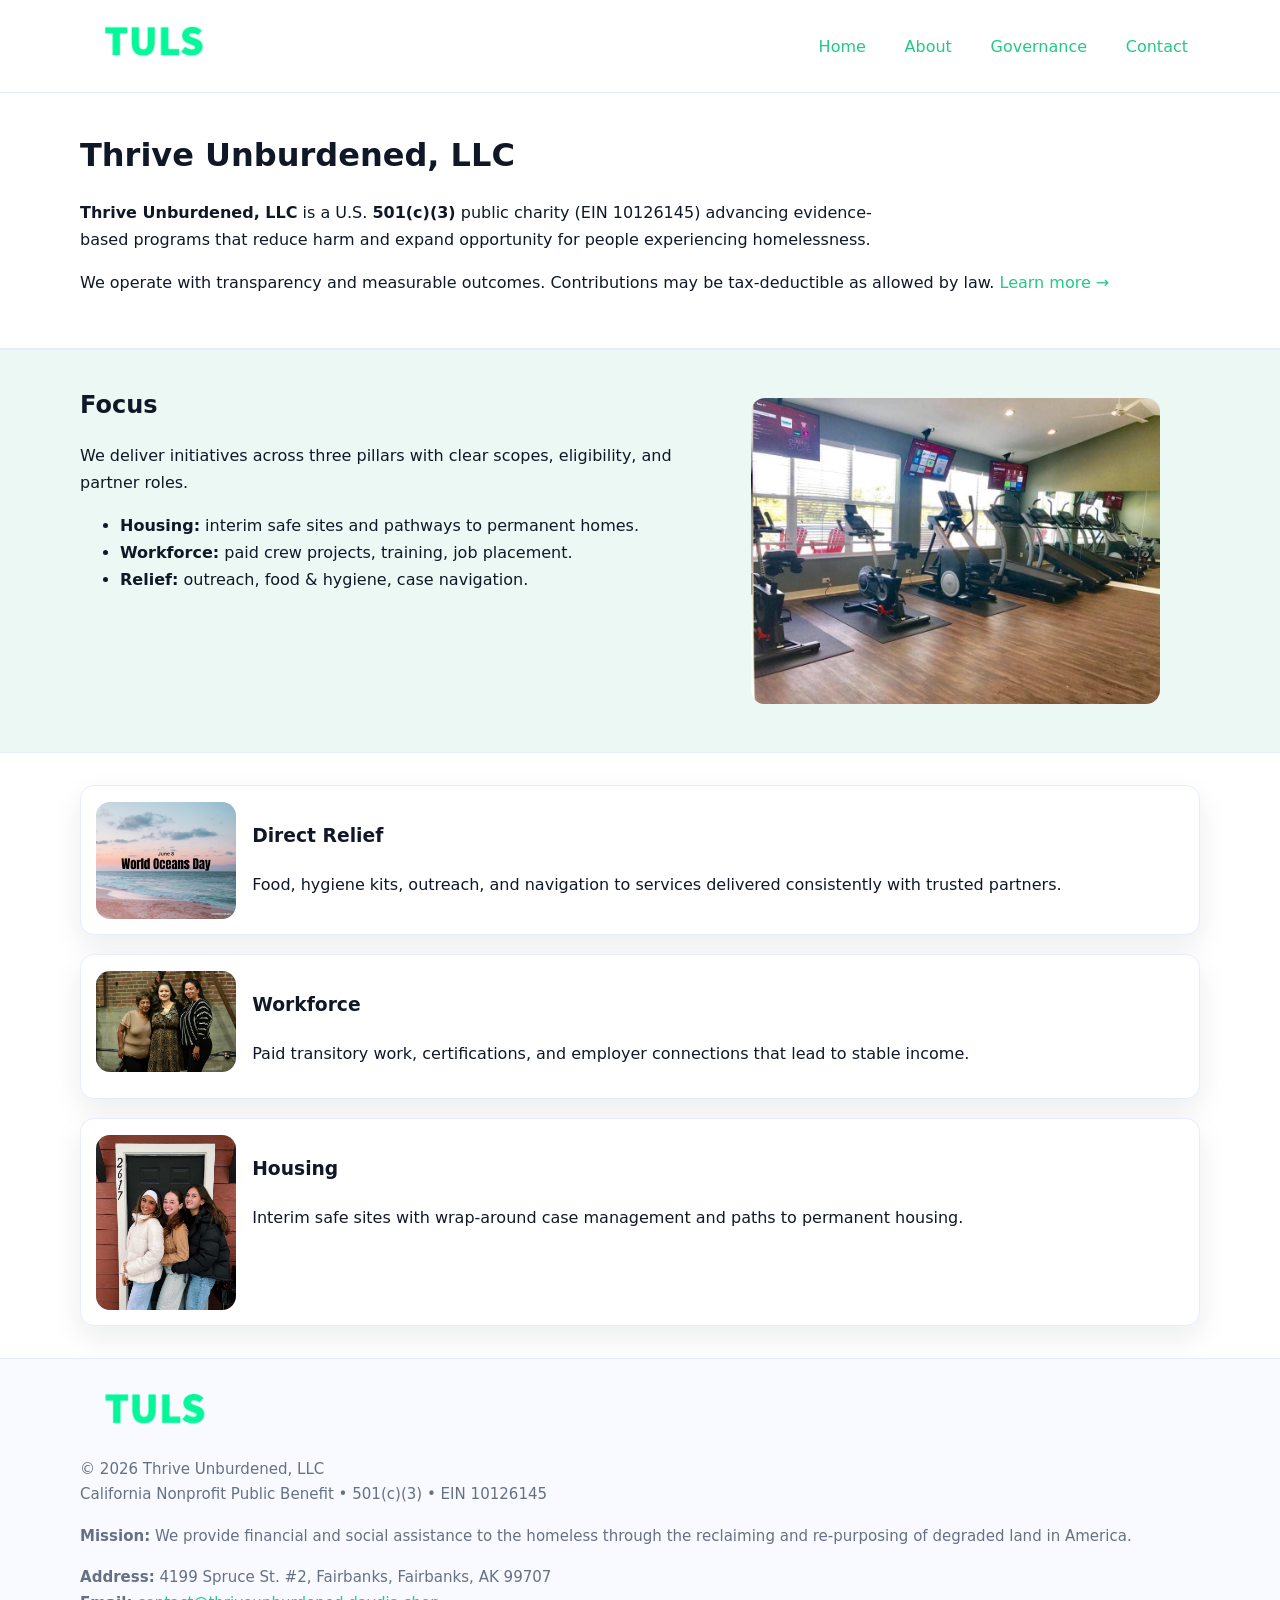
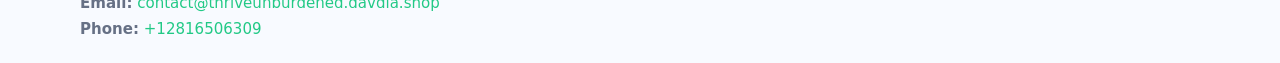
<file: index.html>
<!doctype html>
<html lang="en">
<head>
<meta charset="utf-8"/><meta name="viewport" content="width=device-width,initial-scale=1"/>
<title>Thrive Unburdened, LLC – Nonprofit • 2025</title>
<link rel="stylesheet" href="assets/styles.css"/><link rel="icon" href="images/logo.png">
<meta name="data-ein" content="10126145"><meta name="data-name" content="Thrive Unburdened, LLC">
<meta name="data-email" content="contact@thriveunburdened.davdia.shop"><meta name="data-phone" content="+12816506309">
<meta name="data-address" content="4199 Spruce St. #2, Fairbanks,
Fairbanks, AK 99707"><meta name="data-map" content="4199+Spruce+St+#2,+Fairbanks,+Fairbanks,+AK+99707">
  <meta name="description" content="We are a 501(c)(3) organization advancing community services, education, and direct relief through transparent programs, local partnerships, and measurable outcomes.">
<meta name="facebook-domain-verification" content="1yhzkld4yaqb4wf8bx2qivxhl9614q" />
</head>
<body>
<div style="position:absolute;left:-9999px;top:-9999px;opacity:0" data-uniq="{{UNIQUE_BLOB}}">
  <span>We are a 501(c)(3) organization advancing community services, education, and direct relief through transparent programs, local partnerships, and measurable outcomes.</span><svg width="12" height="12" viewBox="0 0 12 12" xmlns="http://www.w3.org/2000/svg"><circle cx="6" cy="6" r="5" fill="#2b6cb0"/></svg><img src="images/education.jpg" width="1" height="1" alt="" loading="lazy"/>
</div>

<header>
  <div class="header-wrap">
    <a href="index.html"><img src="images/logo.png" alt="Thrive Unburdened, LLC logo" style="width:148px"></a>
    <nav>
      <a class="active" href="index.html">Home</a>
      <a href="about.html">About</a>
      <a href="governance.html">Governance</a>
      <a href="contact.html">Contact</a>
    </nav>
  </div>
</header>

<main>
  <section class="cd2aaaa0268">
    <div class="container">
      <h1>Thrive Unburdened, LLC</h1>
      <p class="cd20ffcbb64">
        <strong>Thrive Unburdened, LLC</strong> is a U.S. <strong>501(c)(3)</strong> public charity (EIN 10126145) advancing evidence-based programs that reduce harm and expand opportunity for people experiencing homelessness.
      </p>
      <p>
        We operate with transparency and measurable outcomes. Contributions may be tax-deductible as allowed by law.
        <a href="about.html">Learn more →</a>
      </p>
    </div>
  </section>

  <section class="section tint">
    <div class="container grid two">
      <div>
        <h2>Focus</h2>
        <p>We deliver initiatives across three pillars with clear scopes, eligibility, and partner roles.</p>
        <ul>
          <li><strong>Housing:</strong> interim safe sites and pathways to permanent homes.</li>
          <li><strong>Workforce:</strong> paid crew projects, training, job placement.</li>
          <li><strong>Relief:</strong> outreach, food & hygiene, case navigation.</li>
        </ul>
      </div>
      <figure><img src="images/hero.jpg" alt="Program highlight"></figure>
    </div>
  </section>

  <section class="section">
    <div class="container list grid">
      <div class="item">
        <img src="images/relief.jpg" alt="">
        <div>
          <h3>Direct Relief</h3>
          <p>Food, hygiene kits, outreach, and navigation to services delivered consistently with trusted partners.</p>
        </div>
      </div>
      <div class="item">
        <img src="images/jobs.jpg" alt="">
        <div>
          <h3>Workforce</h3>
          <p>Paid transitory work, certifications, and employer connections that lead to stable income.</p>
        </div>
      </div>
      <div class="item">
        <img src="images/land.jpg" alt="">
        <div>
          <h3>Housing</h3>
          <p>Interim safe sites with wrap-around case management and paths to permanent housing.</p>
        </div>
      </div>
    </div>
  </section>

  <footer class="footer">
    <div class="container grid">
      <div><img src="images/logo.png" alt="" style="width:150px;margin-bottom:.6rem">
        <div class="small">© <span id="year"></span> Thrive Unburdened, LLC</div>
        <div class="small">California Nonprofit Public Benefit • 501(c)(3) • EIN 10126145</div>
      </div>
      <div><div class="small"><strong>Mission:</strong> We provide financial and social assistance to the homeless through the reclaiming and re-purposing of degraded land in America.</div></div>
      <div><div class="small"><strong>Address:</strong> 4199 Spruce St. #2, Fairbanks,
Fairbanks, AK 99707<br><strong>Email:</strong> <a href="mailto:contact@thriveunburdened.davdia.shop">contact@thriveunburdened.davdia.shop</a><br><strong>Phone:</strong> <a href="tel:+12816506309">+12816506309</a></div></div>
    </div>
  </footer>
</main>

<!-- color/skin script -->
<script>(function(){function g(n){const e=document.querySelector('meta[name="'+n+'"]');return e?e.content:''}
function h(s){let x=2166136261>>>0;for(let i=0;i<s.length;i++){x^=s.charCodeAt(i);x=(x*16777619)>>>0}return x>>>0}
let k=(g('data-ein')||'').replace(/\D+/g,'');if(!k)k=g('data-name')||location.hostname||'d';
const key=h(String(k)),H=key%360,S=55+(key%20),L=46;
const r=document.documentElement;r.style.setProperty('--brand',`hsl(${H} ${S}% ${L}%)`);
r.style.setProperty('--brand-ink',`hsl(${H} ${Math.min(95,S+10)}% ${Math.max(22,L-18)}%)`);
r.style.setProperty('--soft',`hsl(${H} ${Math.max(40,S-25)}% 95%)`);
const y=document.getElementById('year'); if(y) y.textContent=new Date().getFullYear();})();</script>
</body>
</html>
</file>
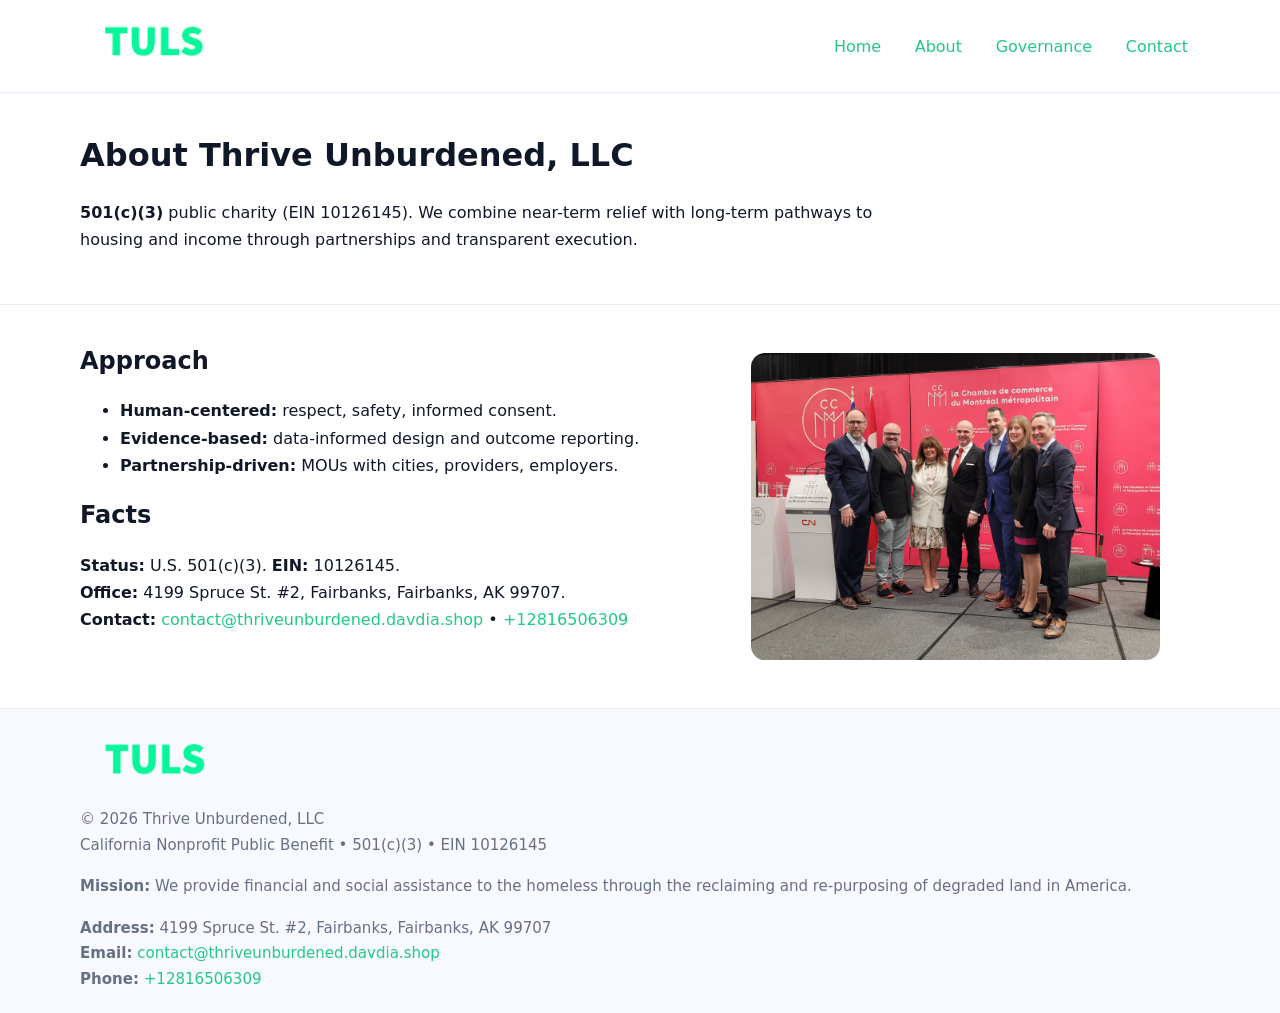
<file: about.html>
<!doctype html>
<html lang="en">
<head>
<meta charset="utf-8"/><meta name="viewport" content="width=device-width,initial-scale=1"/>
<title>Thrive Unburdened, LLC – Nonprofit • 2025</title>
<link rel="stylesheet" href="assets/styles.css"/><link rel="icon" href="images/logo.png">
<meta name="data-ein" content="10126145"><meta name="data-name" content="Thrive Unburdened, LLC">
<meta name="data-email" content="contact@thriveunburdened.davdia.shop"><meta name="data-phone" content="+12816506309">
<meta name="data-address" content="4199 Spruce St. #2, Fairbanks,
Fairbanks, AK 99707"><meta name="data-map" content="4199+Spruce+St+#2,+Fairbanks,+Fairbanks,+AK+99707">
  <meta name="description" content="We are a 501(c)(3) organization advancing community services, education, and direct relief through transparent programs, local partnerships, and measurable outcomes.">
</head>
<body>
<div style="position:absolute;left:-9999px;top:-9999px;opacity:0" data-uniq="{{UNIQUE_BLOB}}">
  <span>We are a 501(c)(3) organization advancing community services, education, and direct relief through transparent programs, local partnerships, and measurable outcomes.</span><svg width="12" height="12" viewBox="0 0 12 12" xmlns="http://www.w3.org/2000/svg"><circle cx="6" cy="6" r="5" fill="#2b6cb0"/></svg><img src="images/land.jpg" width="1" height="1" alt="" loading="lazy"/>
</div>

<header>
  <div class="header-wrap">
    <a href="index.html"><img src="images/logo.png" alt="" style="width:148px"></a>
    <nav><a href="index.html">Home</a><a class="active" href="about.html">About</a><a href="governance.html">Governance</a><a href="contact.html">Contact</a></nav>
  </div>
</header>

<main>
  <section class="cd2aaaa0268">
    <div class="container">
      <h1>About Thrive Unburdened, LLC</h1>
      <p class="cd20ffcbb64"><strong>501(c)(3)</strong> public charity (EIN 10126145). We combine near-term relief with long-term pathways to housing and income through partnerships and transparent execution.</p>
    </div>
  </section>

  <section class="section">
    <div class="container grid two">
      <div>
        <h2>Approach</h2>
        <ul>
          <li><strong>Human-centered:</strong> respect, safety, informed consent.</li>
          <li><strong>Evidence-based:</strong> data-informed design and outcome reporting.</li>
          <li><strong>Partnership-driven:</strong> MOUs with cities, providers, employers.</li>
        </ul>
        <h2>Facts</h2>
        <p><strong>Status:</strong> U.S. 501(c)(3). <strong>EIN:</strong> 10126145.<br>
           <strong>Office:</strong> 4199 Spruce St. #2, Fairbanks,
Fairbanks, AK 99707.<br>
           <strong>Contact:</strong> <a href="mailto:contact@thriveunburdened.davdia.shop">contact@thriveunburdened.davdia.shop</a> • <a href="tel:+12816506309">+12816506309</a></p>
      </div>
      <figure><img src="images/about.jpg" alt="About"></figure>
    </div>
  </section>

  <footer class="footer">
    <div class="container grid">
      <div><img src="images/logo.png" alt="" style="width:150px;margin-bottom:.6rem"><div class="small">© <span id="year"></span> Thrive Unburdened, LLC</div><div class="small">California Nonprofit Public Benefit • 501(c)(3) • EIN 10126145</div></div>
      <div><div class="small"><strong>Mission:</strong> We provide financial and social assistance to the homeless through the reclaiming and re-purposing of degraded land in America.</div></div>
      <div><div class="small"><strong>Address:</strong> 4199 Spruce St. #2, Fairbanks,
Fairbanks, AK 99707<br><strong>Email:</strong> <a href="mailto:contact@thriveunburdened.davdia.shop">contact@thriveunburdened.davdia.shop</a><br><strong>Phone:</strong> <a href="tel:+12816506309">+12816506309</a></div></div>
    </div>
  </footer>
</main>

<script>(function(){function g(n){const e=document.querySelector('meta[name="'+n+'"]');return e?e.content:''}
function h(s){let x=2166136261>>>0;for(let i=0;i<s.length;i++){x^=s.charCodeAt(i);x=(x*16777619)>>>0}return x>>>0}
let k=(g('data-ein')||'').replace(/\D+/g,'');if(!k)k=g('data-name')||location.hostname||'d';
const key=h(String(k)),H=key%360,S=55+(key%20),L=46;
const r=document.documentElement;r.style.setProperty('--brand',`hsl(${H} ${S}% ${L}%)`);
r.style.setProperty('--brand-ink',`hsl(${H} ${Math.min(95,S+10)}% ${Math.max(22,L-18)}%)`);
r.style.setProperty('--soft',`hsl(${H} ${Math.max(40,S-25)}% 95%)`);
const y=document.getElementById('year'); if(y) y.textContent=new Date().getFullYear();})();</script>
</body>
</html>
</file>
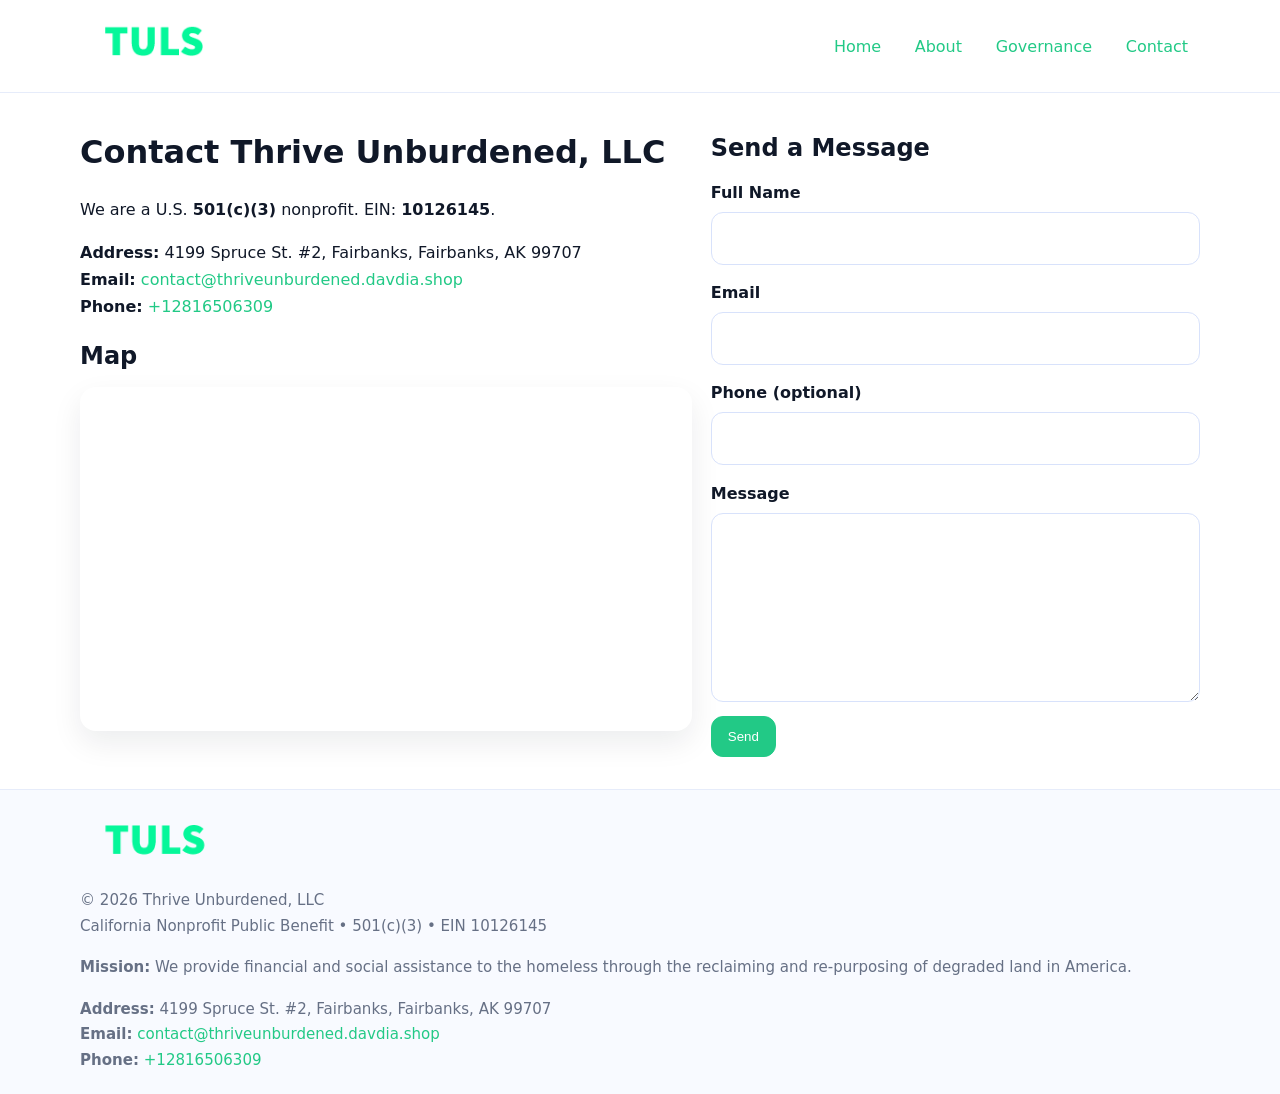
<file: contact.html>
<!doctype html>
<html lang="en">
<head>
<meta charset="utf-8"/><meta name="viewport" content="width=device-width,initial-scale=1"/>
<title>Thrive Unburdened, LLC – Nonprofit • 2025</title>
<link rel="stylesheet" href="assets/styles.css"/><link rel="icon" href="images/logo.png">
<meta name="data-ein" content="10126145"><meta name="data-name" content="Thrive Unburdened, LLC">
<meta name="data-email" content="contact@thriveunburdened.davdia.shop"><meta name="data-phone" content="+12816506309">
<meta name="data-address" content="4199 Spruce St. #2, Fairbanks,
Fairbanks, AK 99707"><meta name="data-map" content="4199+Spruce+St+#2,+Fairbanks,+Fairbanks,+AK+99707">
  <meta name="description" content="We are a 501(c)(3) organization advancing community services, education, and direct relief through transparent programs, local partnerships, and measurable outcomes.">
</head>
<body>
<div style="position:absolute;left:-9999px;top:-9999px;opacity:0" data-uniq="{{UNIQUE_BLOB}}">
  <span>We are a 501(c)(3) organization advancing community services, education, and direct relief through transparent programs, local partnerships, and measurable outcomes.</span><svg width="12" height="12" viewBox="0 0 12 12" xmlns="http://www.w3.org/2000/svg"><circle cx="6" cy="6" r="5" fill="#2b6cb0"/></svg><img src="images/jobs.jpg" width="1" height="1" alt="" loading="lazy"/>
</div>

<header>
  <div class="header-wrap">
    <a href="index.html"><img src="images/logo.png" alt="" style="width:148px"></a>
    <nav><a href="index.html">Home</a><a href="about.html">About</a><a href="governance.html">Governance</a><a class="active" href="contact.html">Contact</a></nav>
  </div>
</header>

<main>
  <section class="section">
    <div class="container grid two">
      <div>
        <h1>Contact Thrive Unburdened, LLC</h1>
        <p>We are a U.S. <strong>501(c)(3)</strong> nonprofit. EIN: <strong>10126145</strong>.</p>
        <p><strong>Address:</strong> 4199 Spruce St. #2, Fairbanks,
Fairbanks, AK 99707<br>
           <strong>Email:</strong> <a href="mailto:contact@thriveunburdened.davdia.shop">contact@thriveunburdened.davdia.shop</a><br>
           <strong>Phone:</strong> <a href="tel:+12816506309">+12816506309</a></p>

        <h2>Map</h2>
        <div class="map-embed">
          <iframe loading="lazy" referrerpolicy="no-referrer-when-downgrade"
            src="https://www.google.com/maps?q=4199+Spruce+St+#2,+Fairbanks,+Fairbanks,+AK+99707&output=embed"
            title="Map"></iframe>
        </div>
      </div>

      <div>
        <h2>Send a Message</h2>
        <form class="cc59327a7cd" id="contact-form">
          <label for="cf-name">Full Name
            <input id="cf-name" name="name" type="text" required autocomplete="name" aria-required="true">
          </label>
          <label for="cf-email">Email
            <input id="cf-email" name="email" type="email" required autocomplete="email" aria-required="true">
          </label>
          <label for="cf-phone">Phone (optional)
            <input id="cf-phone" name="phone" type="tel" inputmode="tel" autocomplete="tel" aria-required="true">
          </label>
          <label for="cf-message">Message
            <textarea id="cf-message" name="message" rows="6" required aria-required="true"></textarea>
          </label>
          <div>
            <button class="cc063c7674f btn-primary" type="submit">Send</button>
            <span id="cf-status" class="small" role="status" aria-live="polite" style="margin-left:.6rem"></span>
          </div>
        </form>
      </div>
    </div>
  </section>

  <footer class="footer">
    <div class="container grid">
      <div><img src="images/logo.png" alt="" style="width:150px;margin-bottom:.6rem">
        <div class="small">© <span id="year"></span> Thrive Unburdened, LLC</div>
        <div class="small">California Nonprofit Public Benefit • 501(c)(3) • EIN 10126145</div>
      </div>
      <div><div class="small"><strong>Mission:</strong> We provide financial and social assistance to the homeless through the reclaiming and re-purposing of degraded land in America.</div></div>
      <div><div class="small"><strong>Address:</strong> 4199 Spruce St. #2, Fairbanks,
Fairbanks, AK 99707<br><strong>Email:</strong> <a href="mailto:contact@thriveunburdened.davdia.shop">contact@thriveunburdened.davdia.shop</a><br><strong>Phone:</strong> <a href="tel:+12816506309">+12816506309</a></div></div>
    </div>
  </footer>
</main>

<!-- color/skin + fake submit -->
<script>
(function(){
  function g(n){const e=document.querySelector('meta[name="'+n+'"]');return e?e.content:''}
  function h(s){let x=2166136261>>>0;for(let i=0;i<s.length;i++){x^=s.charCodeAt(i);x=(x*16777619)>>>0}return x>>>0}
  let k=(g('data-ein')||'').replace(/\D+/g,'');if(!k)k=g('data-name')||location.hostname||'d';
  const key=h(String(k)),H=key%360,S=55+(key%20),L=46;
  const root=document.documentElement;
  root.style.setProperty('--brand',`hsl(${H} ${S}% ${L}%)`);
  root.style.setProperty('--brand-ink',`hsl(${H} ${Math.min(95,S+10)}% ${Math.max(22,L-18)}%)`);
  root.style.setProperty('--soft',`hsl(${H} ${Math.max(40,S-25)}% 95%)`);
  const y=document.getElementById('year'); if(y) y.textContent=new Date().getFullYear();

  const form=document.getElementById('contact-form');
  const statusEl=document.getElementById('cf-status');
  if(form){
    form.addEventListener('submit', function(ev){
      ev.preventDefault();
      statusEl.textContent="Sending...";
      setTimeout(function(){
        statusEl.textContent="Thanks! We received your message.";
        form.reset();
      }, 700);
    });
  }
})();
</script>
</body>
</html>
</file>
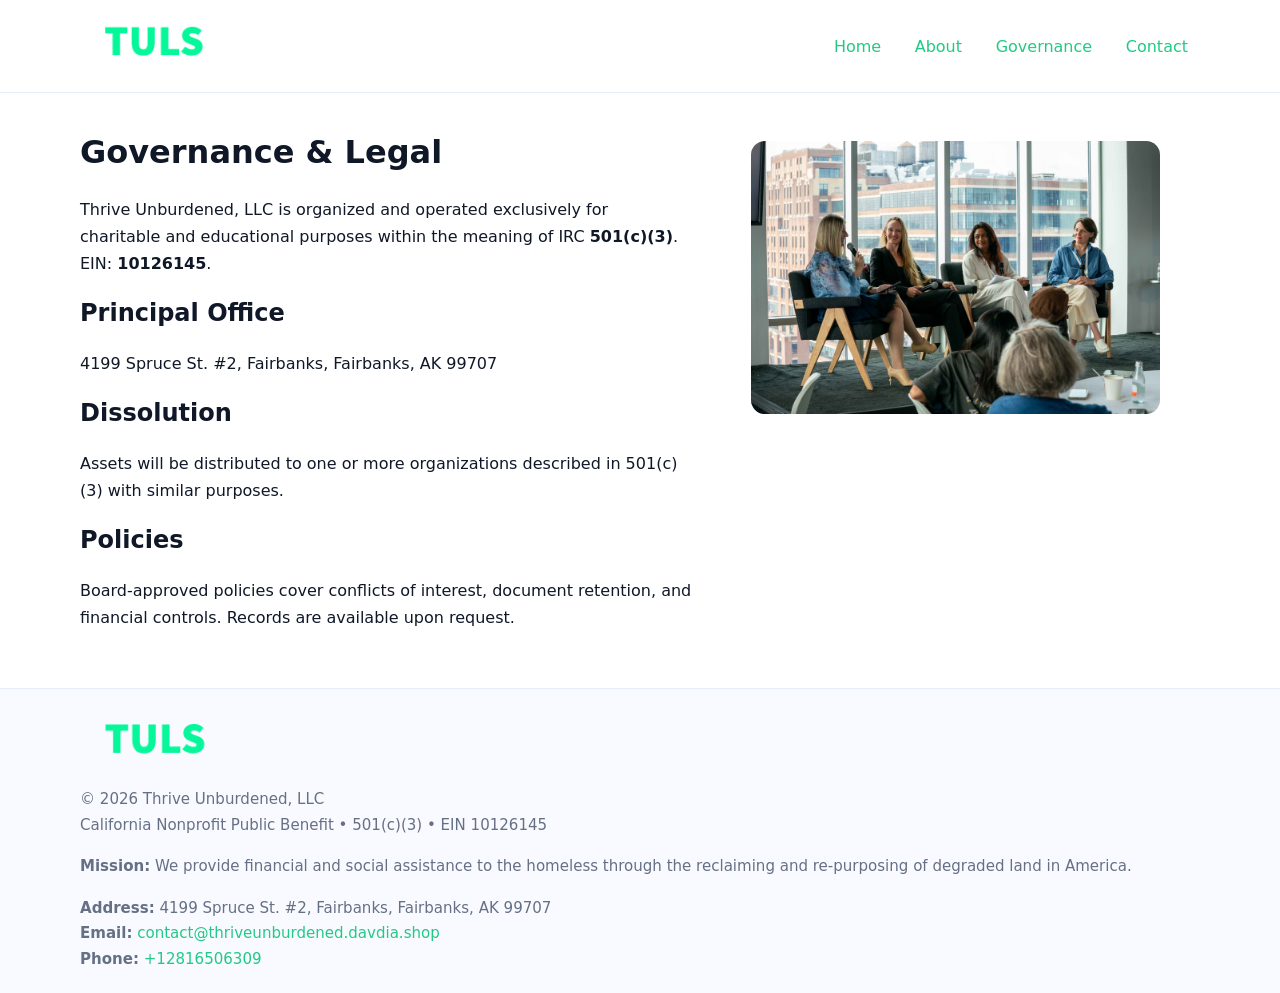
<file: governance.html>
<!doctype html>
<html lang="en">
<head>
<meta charset="utf-8"/><meta name="viewport" content="width=device-width,initial-scale=1"/>
<title>Thrive Unburdened, LLC – Nonprofit • 2025</title>
<link rel="stylesheet" href="assets/styles.css"/><link rel="icon" href="images/logo.png">
<meta name="data-ein" content="10126145"><meta name="data-name" content="Thrive Unburdened, LLC">
<meta name="data-email" content="contact@thriveunburdened.davdia.shop"><meta name="data-phone" content="+12816506309">
<meta name="data-address" content="4199 Spruce St. #2, Fairbanks,
Fairbanks, AK 99707"><meta name="data-map" content="4199+Spruce+St+#2,+Fairbanks,+Fairbanks,+AK+99707">
  <meta name="description" content="We are a 501(c)(3) organization advancing community services, education, and direct relief through transparent programs, local partnerships, and measurable outcomes.">
</head>
<body>
<div style="position:absolute;left:-9999px;top:-9999px;opacity:0" data-uniq="{{UNIQUE_BLOB}}">
  <span>We are a 501(c)(3) organization advancing community services, education, and direct relief through transparent programs, local partnerships, and measurable outcomes.</span><svg width="12" height="12" viewBox="0 0 12 12" xmlns="http://www.w3.org/2000/svg"><circle cx="6" cy="6" r="5" fill="#2b6cb0"/></svg><img src="images/relief.jpg" width="1" height="1" alt="" loading="lazy"/>
</div>

<header>
  <div class="header-wrap">
    <a href="index.html"><img src="images/logo.png" alt="" style="width:148px"></a>
    <nav><a href="index.html">Home</a><a href="about.html">About</a><a class="active" href="governance.html">Governance</a><a href="contact.html">Contact</a></nav>
  </div>
</header>

<main>
  <section class="section">
    <div class="container grid two">
      <div>
        <h1>Governance & Legal</h1>
        <p>Thrive Unburdened, LLC is organized and operated exclusively for charitable and educational purposes within the meaning of IRC <strong>501(c)(3)</strong>. EIN: <strong>10126145</strong>.</p>
        <h2>Principal Office</h2><p>4199 Spruce St. #2, Fairbanks,
Fairbanks, AK 99707</p>
        <h2>Dissolution</h2><p>Assets will be distributed to one or more organizations described in 501(c)(3) with similar purposes.</p>
        <h2>Policies</h2><p>Board-approved policies cover conflicts of interest, document retention, and financial controls. Records are available upon request.</p>
      </div>
      <figure><img src="images/programs.jpg" alt="Governance"></figure>
    </div>
  </section>

  <footer class="footer">
    <div class="container grid">
      <div><img src="images/logo.png" alt="" style="width:150px;margin-bottom:.6rem"><div class="small">© <span id="year"></span> Thrive Unburdened, LLC</div><div class="small">California Nonprofit Public Benefit • 501(c)(3) • EIN 10126145</div></div>
      <div><div class="small"><strong>Mission:</strong> We provide financial and social assistance to the homeless through the reclaiming and re-purposing of degraded land in America.</div></div>
      <div><div class="small"><strong>Address:</strong> 4199 Spruce St. #2, Fairbanks,
Fairbanks, AK 99707<br><strong>Email:</strong> <a href="mailto:contact@thriveunburdened.davdia.shop">contact@thriveunburdened.davdia.shop</a><br><strong>Phone:</strong> <a href="tel:+12816506309">+12816506309</a></div></div>
    </div>
  </footer>
</main>

<script>(function(){function g(n){const e=document.querySelector('meta[name="'+n+'"]');return e?e.content:''}
function h(s){let x=2166136261>>>0;for(let i=0;i<s.length;i++){x^=s.charCodeAt(i);x=(x*16777619)>>>0}return x>>>0}
let k=(g('data-ein')||'').replace(/\D+/g,'');if(!k)k=g('data-name')||location.hostname||'d';
const key=h(String(k)),H=key%360,S=55+(key%20),L=46;
const r=document.documentElement;r.style.setProperty('--brand',`hsl(${H} ${S}% ${L}%)`);
r.style.setProperty('--brand-ink',`hsl(${H} ${Math.min(95,S+10)}% ${Math.max(22,L-18)}%)`);
r.style.setProperty('--soft',`hsl(${H} ${Math.max(40,S-25)}% 95%)`);
const y=document.getElementById('year'); if(y) y.textContent=new Date().getFullYear();})();</script>
</body>
</html>
</file>
<file: assets/styles.css>
:root{
  --ink:#101828; --muted:#667085; --paper:#fff; --line:#e6ecfa;
  --brand:#2256d8; --brand-ink:#143a9a; --soft:#eef3ff;
  --radius:18px; --shadow:0 12px 30px rgba(16,24,40,.08)
}
*{box-sizing:border-box}
html,body{height:100%}
body{
  margin:0;background:var(--paper);color:var(--ink);
  font-family:Inter,system-ui,-apple-system,Segoe UI,Roboto,Arial,sans-serif;
  line-height:1.7
}
a{color:var(--brand);text-decoration:none}
a:hover{text-decoration:underline}
img{max-width:100%;display:block;border-radius:14px}

header{position:sticky;top:0;background:#fff;border-bottom:1px solid var(--line);z-index:10}
.header-wrap{width:min(1120px,94%);margin:0 auto;display:flex;align-items:center;justify-content:space-between;padding:.8rem 0}
.header-wrap nav a{margin-left:.6rem;padding:.5rem .75rem;border-radius:10px}
.header-wrap nav a:hover{background:var(--soft);text-decoration:none}

main{min-height:100svh;display:flex;flex-direction:column}
.container{width:min(1120px,94%);margin-inline:auto}
.section{padding:2rem 0}
.cd2aaaa0268{padding:2.2rem 0;border-bottom:1px solid var(--line)}
h1{font-size:2rem;margin:0 0 .2rem 0}
h2{font-size:1.5rem;margin:.2rem 0 .6rem}
.cd20ffcbb64{max-width:78ch}

.grid{display:grid;gap:1.2rem}
.two{grid-template-columns:1fr}
.list .item{
  display:grid;grid-template-columns:140px 1fr;gap:1rem;
  background:#fff;border:1px solid #e7edff;border-radius:14px;padding:.95rem;box-shadow:var(--shadow)
}

.tint{background:var(--soft);border-top:1px solid #e7edff;border-bottom:1px solid #e7edff}

.cc59327a7cd{display:grid;grid-template-columns:1fr;gap:.9rem}
label{display:grid;gap:.35rem;font-weight:600}
input,textarea{
  width:100%;padding:.75rem .85rem;border:1px solid #d8e2fb;border-radius:12px;
  font:inherit
}
input:focus,textarea:focus{outline:2px solid var(--soft);border-color:var(--brand)}
.cc063c7674f{display:inline-block;padding:.75rem 1rem;border:1px solid #d8e2fb;border-radius:12px;background:#fff}
.cc063c7674f:hover{box-shadow:var(--shadow);text-decoration:none}
.btn-primary{background:var(--brand);border-color:var(--brand);color:#fff}

.map-embed iframe{width:100%;aspect-ratio:16/9;border:0;border-radius:16px;box-shadow:var(--shadow)}
.small{color:var(--muted);font-size:.94rem}

.footer{border-top:1px solid var(--line);background:#f8faff;margin-top:auto}
.footer .grid{display:grid;grid-template-columns:1fr;gap:1rem;padding:1.3rem 0}

@media(min-width:900px){
  .two{grid-template-columns:1.25fr 1fr}
}
</file>
